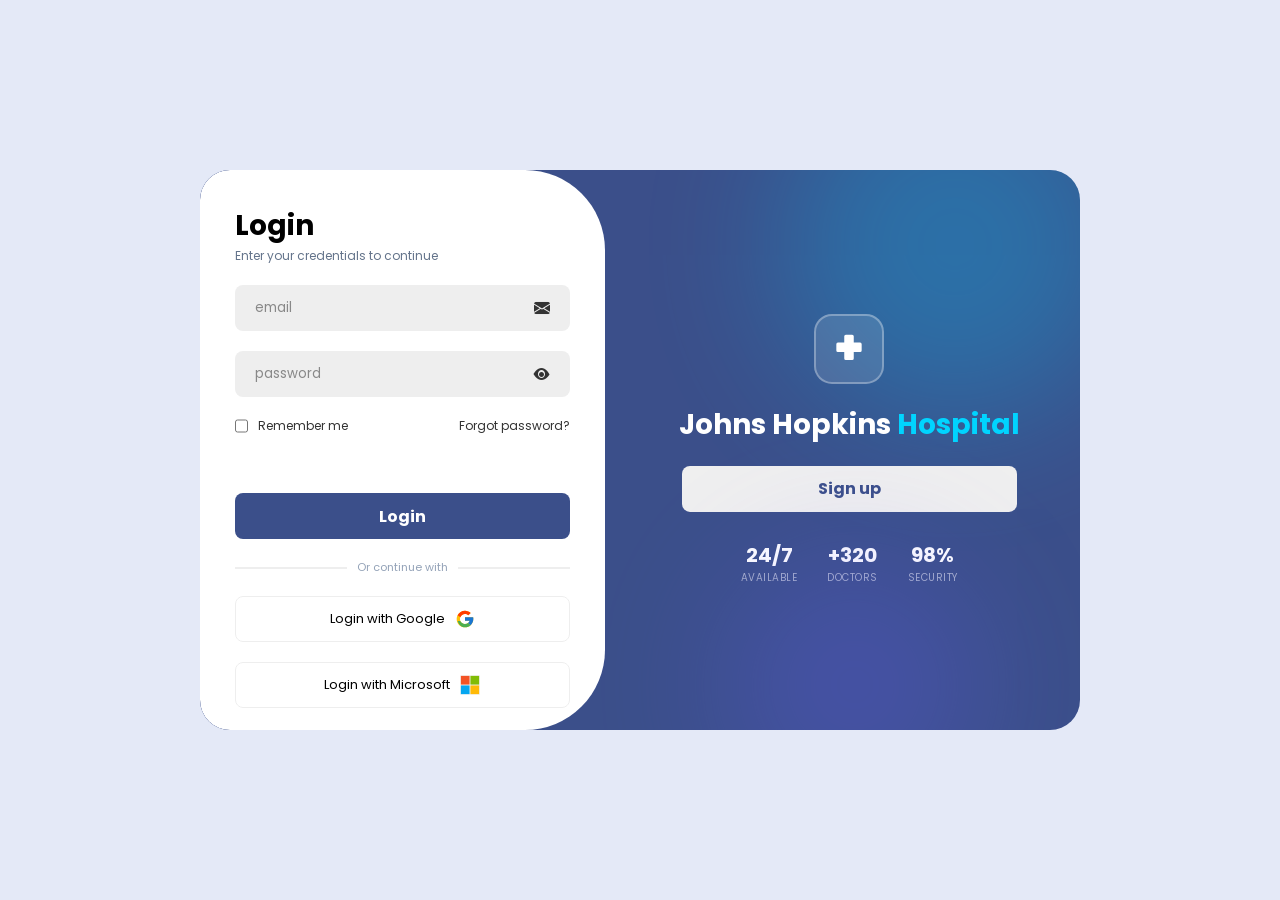
<file: index.html>
<!DOCTYPE html>
<html lang="en">
<head>
    <meta charset="UTF-8">
    <meta name="viewport" content="width=device-width, initial-scale=1.0">
    <link rel="stylesheet" href="https://cdn.jsdelivr.net/npm/bootstrap-icons@1.13.1/font/bootstrap-icons.min.css">
    <link rel="stylesheet" href="css\home.css">
    <link rel="stylesheet" href="css/dashboard-extra.css">
    <script src="js/auth.js"></script>
    <script>Auth.requireSession();</script>
    <script>document.documentElement.setAttribute('data-theme', localStorage.getItem('asys_theme') || 'light');</script>
    <title>System Appointments - Home</title>
</head>
<body data-page="home">
    <div class="dashboard-container">
        <nav class="sidebar">
            <div class="header-sidebar">
                <div class="header-logo">
                    <h3>AS</h3>
                </div>
                <div class="header-text">
                    <h4>Appointments</h4>
                    <h4>System</h4>
                </div>
            </div>

            <div class="menu-bar">
                <div class="menu">
                    <ul class="menu-links">
                        <li class="nav-link" id="first"><a href="index.html" data-page-link="home">
                            <i class="bi bi-house"></i>
                            <span>Home</span>
                        </a></li>

                        <li class="nav-link"><a href="html/Appointments.html" data-page-link="appointments">
                            <i class="bi bi-calendar"></i>
                            <span>Appointments</span>
                        </a></li>
                        <li class="nav-link"><a href="html/Patients.html" data-page-link="patients">
                            <i class="bi bi-people"></i>
                            <span>Patients</span>
                        </a></li>

                        <li class="nav-link"><a href="html/Schedule.html" data-page-link="schedule">
                            <i class="bi bi-clock"></i>
                            <span>Schedules</span>
                        </a></li>

                        <li class="nav-link"><a href="" data-page-link="settings">
                            <i class="bi bi-gear"></i>
                            <span>Settings</span>
                        </a></li>
                    </ul>
                </div>
            </div>

            <div class="nav-link logout">
                <a href="html/login.html">
                    <i class="bi bi-box-arrow-left"></i>
                    <span>Logout</span>
                </a>
            </div>
        </nav>

        <main class="main">
            <div class="header-main">
                <div class="sidebar-toggle" style="font-size: 1.6rem; color: var(--icon-color);">
                    <div class="circle btn-sidebar">
                        <i class="bi bi-arrow-left"></i>
                        <i class="bi bi-list"></i>
                    </div>
                </div>
                <div class="user-container">
                    <div class="circle" id="notifBell"><i class="bi bi-bell"></i><div class="notifications" id="notifBadge" style="display:none;"><span>0</span></div></div>
                    <div class="user-profile" id="userProfile">
                        <div class="user-photo" id="userPhoto"><span><b>MG</b></span>
                        </div>
                        <div class="user-name">
                            <p id="userNameLabel">Matias Galaz</p>
                            <span id="userRoleLabel">cardiologo</span>
                        </div>
                    </div>
                </div>
            </div>

            <div class="body-main">
                <div class="body-main-title">
                    <h1 >Welcome</h1>
                    <p >Here are your activities and appointments scheduled for today</p>
                </div>

                <!-- Summary cards -->
                <div class="sumary-day">
                    <div class="sumary-card">
                        <div class="card-icon total">
                            <i class="bi bi-calendar-week"></i>
                        </div>
                        <div class="card-content">
                            <h3 class="card-title">Today's appointments</h3>
                            <p class="card-value"><b id="cardToday">0</b></p>
                            <div class="card-statistics trend-neutral" id="cardTodayTrend"><p>No data yet</p></div>
                        </div>
                    </div>
                    <div class="sumary-card">
                        <div class="card-icon completed">
                            <i class="bi bi-check2"></i>
                        </div>
                        <div class="card-content">
                            <h3 class="card-title">Completed appointments</h3>
                            <p class="card-value"><b id="cardCompleted">0</b></p>
                            <div class="card-statistics trend-neutral">
                                <p id="cardCompletedPct">No data yet</p>
                            </div>
                        </div>
                    </div>
                    <div class="sumary-card">
                        <div class="card-icon pending">
                            <i class="bi bi-clock-history"></i>
                        </div>
                        <div class="card-content">
                            <h3 class="card-title">Pending appointments</h3>
                            <p class="card-value"><b id="cardPending">0</b></p>
                            <div class="card-statistics trend-neutral">
                                <p id="cardPendingPct">No data yet</p>
                            </div>
                        </div>
                    </div>
                    <div class="sumary-card">
                        <div class="card-icon cancelled">
                            <i class="bi bi-x-lg"></i>
                        </div>
                        <div class="card-content">
                            <h3 class="card-title">Cancelled appointments</h3>
                            <p class="card-value"><b id="cardCancelled">0</b></p>
                            <div class="card-statistics trend-neutral">
                                <p id="cardCancelledPct">No data yet</p>
                            </div>
                        </div>
                    </div>
                </div>

                <!-- Charts + upcoming appointments + distribution -->
                <div class="stadistics">
                    <div class="chart-card">
                        <div class="chart-header">
                            <div>
                                <h3 class="chart-title">Weekly statistics</h3>
                                <span class="chart-subtitle">Activity overview</span>
                            </div>
                            <button class="chart-range" type="button">
                                <i class="bi bi-calendar3"></i>
                                <span>This week</span>
                                <i class="bi bi-chevron-down"></i>
                            </button>
                        </div>

                        <div class="chart-wrapper">
                            <div class="chart-y-axis" id="chartYAxis"><span>20</span><span>15</span><span>10</span><span>5</span><span>0</span></div>

                            <div class="chart-body">
                                <div class="chart-grid">
                                    <div class="grid-line"></div>
                                    <div class="grid-line"></div>
                                    <div class="grid-line"></div>
                                    <div class="grid-line"></div>
                                    <div class="grid-line"></div>
                                </div>

                                <div class="chart-bars" id="chartBars"><div class="bar-col" data-day="0" style="--val: 0%;"><span class="bar-val">0</span><div class="bar-track"><div class="bar-fill"></div></div><span class="bar-day">Mon</span></div><div class="bar-col" data-day="1" style="--val: 0%;"><span class="bar-val">0</span><div class="bar-track"><div class="bar-fill"></div></div><span class="bar-day">Tue</span></div><div class="bar-col" data-day="2" style="--val: 0%;"><span class="bar-val">0</span><div class="bar-track"><div class="bar-fill"></div></div><span class="bar-day">Wed</span></div><div class="bar-col" data-day="3" style="--val: 0%;"><span class="bar-val">0</span><div class="bar-track"><div class="bar-fill"></div></div><span class="bar-day">Thu</span></div><div class="bar-col" data-day="4" style="--val: 0%;"><span class="bar-val">0</span><div class="bar-track"><div class="bar-fill"></div></div><span class="bar-day">Fri</span></div><div class="bar-col" data-day="5" style="--val: 0%;"><span class="bar-val">0</span><div class="bar-track"><div class="bar-fill"></div></div><span class="bar-day">Sat</span></div><div class="bar-col" data-day="6" style="--val: 0%;"><span class="bar-val">0</span><div class="bar-track"><div class="bar-fill"></div></div><span class="bar-day">Sun</span></div></div></div></div></div>

                    <div class="appointments-card">
                        <div class="panel-header">
                            <h3 class="chart-title">Upcoming appointments</h3>
                            <span class="chart-subtitle">Rest of today</span>
                        </div>

                        <ul class="appointment-list" id="homeUpcomingList">
                            <!-- Se completa dinámicamente desde js/home-data.js -->
                        </ul>

                        <a href="html/Schedule.html" class="view-all-link">View full schedule <i class="bi bi-arrow-right"></i></a>
                    </div>

                    <div class="distribution-card">
                        <div class="panel-header">
                            <h3 class="chart-title">Appointment types</h3>
                            <span class="chart-subtitle">This week</span>
                        </div>

                        <div class="donut-wrapper">
                            <div class="donut-chart" id="donutChart"></div>
                            <div class="donut-hole">
                                <span class="value" id="donutTotal">0</span>
                                <span class="label">Total</span>
                            </div>
                        </div>

                        <ul class="distribution-legend">
                            <li class="legend-item">
                                <span class="legend-dot" style="background: var(--sidebar-color);"></span>
                                <span class="legend-label">Checkups & follow-ups</span>
                                <span class="legend-value" id="legCheckups">0 (0%)</span>
                            </li>
                            <li class="legend-item">
                                <span class="legend-dot" style="background: #22c55e;"></span>
                                <span class="legend-label">New consultations</span>
                                <span class="legend-value" id="legNew">0 (0%)</span>
                            </li>
                            <li class="legend-item">
                                <span class="legend-dot" style="background: #f5a524;"></span>
                                <span class="legend-label">Studies</span>
                                <span class="legend-value" id="legStudies">0 (0%)</span>
                            </li>
                            <li class="legend-item">
                                <span class="legend-dot" style="background: var(--primary-color);"></span>
                                <span class="legend-label">Other</span>
                                <span class="legend-value" id="legOther">0 (0%)</span>
                            </li>
                        </ul>
                    </div>
                </div>

                <!-- Completed appointments -->
                <div class="completed-card">
                    <div class="panel-header">
                        <div>
                            <h3 class="chart-title">Completed appointments</h3>
                            <span class="chart-subtitle">Most recent first</span>
                        </div>
                        <a href="html/Appointments.html" class="view-all-link">View all <i class="bi bi-arrow-right"></i></a>
                    </div>

                    <div class="table-wrapper">
                        <table class="completed-table">
                            <thead>
                                <tr>
                                    <th>Date</th>
                                    <th>Patient</th>
                                    <th>Appointment type</th>
                                    <th>Notes</th>
                                    <th>Status</th>
                                </tr>
                            </thead>
                            <tbody id="homeCompletedBody">
                                <!-- Se completa dinámicamente desde js/home-data.js -->
                            </tbody>
                        </table>
                    </div>
                </div>
            </div>
        </main>

        <!-- Botón flotante exclusivo para mobile: abre el off-canvas nav.
             Independiente de .btn-sidebar (ese es solo para colapsar el sidebar en desktop). -->
        <button class="mobile-menu-btn" id="mobileMenuBtn" aria-label="Abrir menú" type="button">
            <i class="bi bi-list"></i>
        </button>

        <!-- Off-canvas mobile nav (<=768px). Se abre desde el botón flotante de arriba. -->
        <div class="mobile-nav-overlay" id="mobileNavOverlay">
            <div class="mobile-nav-backdrop" id="mobileNavBackdrop"></div>
            <nav class="mobile-nav-panel">
                <div class="mobile-nav-header">
                    <div class="mobile-nav-brand">
                        <div class="header-logo">
                            <h3>AS</h3>
                        </div>
                        <div class="header-text">
                            <h4>Appointments</h4>
                            <h4>System</h4>
                        </div>
                    </div>
                    <button class="mobile-nav-close" id="mobileNavClose" aria-label="Close menu" type="button">
                        <i class="bi bi-x-lg"></i>
                    </button>
                </div>

                <ul class="mobile-nav-links">
                    <li><a href="index.html" data-page-link="home"><i class="bi bi-house"></i><span>Home</span></a></li>
                    <li><a href="html/Appointments.html" data-page-link="appointments"><i class="bi bi-calendar"></i><span>Appointments</span></a></li>
                    <li><a href="html/Patients.html" data-page-link="patients"><i class="bi bi-people"></i><span>Patients</span></a></li>
                    <li><a href="html/Schedule.html" data-page-link="schedule"><i class="bi bi-clock"></i><span>Schedules</span></a></li>
                    <li><a href="" data-page-link="settings"><i class="bi bi-gear"></i><span>Settings</span></a></li>
                </ul>

                <div class="mobile-nav-logout">
                    <a href="html/login.html"><i class="bi bi-box-arrow-left"></i><span>Logout</span></a>
                </div>
            </nav>
        </div>
    </div>


    <script src="js/data.js"></script>
    <script src="js/home-data.js"></script>
    <script src="js/app.js"></script>
    <script src="js\home.js"></script>
</body>
</html>
</file>
<file: css/dashboard-extra.css>
/* =========================================================
   dashboard-extra.css
   Estilos compartidos por Appointments / Patients / Schedule.
   Reutiliza las variables y tokens definidos en home.css.
   ========================================================= */

/* ---------- Toolbar de página (título + acciones) ---------- */
.page-toolbar {
    display: flex;
    align-items: center;
    justify-content: space-between;
    gap: 1.6rem;
    flex-wrap: wrap;
}

.page-toolbar-actions {
    display: flex;
    align-items: center;
    gap: 1.2rem;
    flex-wrap: wrap;
}

/* ---------- Botones ---------- */
.btn {
    display: inline-flex;
    align-items: center;
    gap: 0.8rem;
    padding: 1.1rem 2rem;
    font-size: 1.4rem;
    font-weight: 600;
    border-radius: 999px;
    border: 1px solid transparent;
    cursor: pointer;
    transition: var(--tran-03);
    white-space: nowrap;
    font-family: inherit;
}
.btn-primary {
    background: var(--sidebar-color);
    color: #fff;
}
.btn-primary:hover {
    background: var(--primary-color);
    box-shadow: 0 6px 16px rgba(105, 92, 254, 0.3);
}
.btn-secondary {
    background: var(--icon-bg);
    color: var(--icon-color);
    border-color: var(--header-border);
}
.btn-secondary:hover {
    background: var(--sidebar-color);
    color: #fff;
    border-color: var(--sidebar-color);
}
.btn-secondary.is-active {
    background: var(--accent-blue);
    color: #fff;
    border-color: var(--accent-blue);
}
.btn-icon {
    width: 40px;
    height: 40px;
    padding: 0;
    border-radius: 50%;
    justify-content: center;
    background: var(--icon-bg);
    color: var(--icon-color);
    border: 1px solid var(--header-border);
}
.btn-icon:hover {
    background: var(--sidebar-color);
    color: #fff;
}

/* ---------- Tarjeta genérica de contenido (tablas, listas) ---------- */
.panel-card {
    background: var(--header-bg);
    padding: 2.2rem;
    border-radius: var(--card-radius);
    box-shadow: var(--card-shadow);
    border: 1px solid var(--header-border);
    transition: var(--tran-03);
}
.panel-card:hover {
    box-shadow: var(--card-shadow-hover);
}

.panel-card-header {
    display: flex;
    align-items: center;
    justify-content: space-between;
    gap: 1rem;
    margin-bottom: 1.8rem;
    flex-wrap: wrap;
}

.panel-card-header .chart-subtitle {
    display: block;
    margin-top: 0.3rem;
}

/* Reutiliza el look de .completed-table para cualquier tabla nueva */
.data-table {
    width: 100%;
    border-collapse: collapse;
    font-size: 1.4rem;
    min-width: 640px;
}
.data-table th {
    text-align: left;
    padding-bottom: 1.3rem;
    border-bottom: 1px solid var(--header-border);
    color: var(--text-muted);
    font-size: 1.2rem;
    font-weight: 600;
    text-transform: uppercase;
    letter-spacing: 0.04em;
}
.data-table td {
    padding: 1.3rem 0.8rem 1.3rem 0;
    border-bottom: 1px solid var(--header-border);
    color: var(--text-dark);
    vertical-align: middle;
}
.data-table tr:last-child td {
    border-bottom: none;
}

.empty-state {
    display: flex;
    flex-direction: column;
    align-items: center;
    justify-content: center;
    gap: 1rem;
    padding: 4rem 2rem;
    color: var(--text-muted);
    text-align: center;
}
.empty-state i {
    font-size: 3rem;
    color: var(--icon-color);
}
.empty-state p {
    font-size: 1.4rem;
}

/* ---------- Modal ---------- */
.modal-overlay {
    position: fixed;
    inset: 0;
    z-index: 1200;
    display: none;
    align-items: center;
    justify-content: center;
    background: rgba(20, 26, 48, 0.55);
    padding: 2rem;
}
.modal-overlay.open {
    display: flex;
}
.modal-box {
    width: 100%;
    max-width: 560px;
    max-height: 90vh;
    overflow-y: auto;
    background: var(--header-bg);
    border-radius: var(--card-radius);
    box-shadow: var(--card-shadow-hover);
    padding: 2.6rem;
    animation: modal-pop 0.2s ease;
}
@keyframes modal-pop {
    from { transform: translateY(10px); opacity: 0; }
    to { transform: translateY(0); opacity: 1; }
}
.modal-header {
    display: flex;
    align-items: flex-start;
    justify-content: space-between;
    gap: 1rem;
    margin-bottom: 2rem;
}
.modal-header h3 {
    font-size: 1.9rem;
    color: var(--text-dark);
    font-weight: 600;
}
.modal-header p {
    margin-top: 0.4rem;
    font-size: 1.3rem;
    color: var(--text-muted);
}
.modal-close {
    flex-shrink: 0;
    width: 36px;
    height: 36px;
    border-radius: 50%;
    border: none;
    background: var(--icon-bg);
    color: var(--icon-color);
    font-size: 1.4rem;
    display: flex;
    align-items: center;
    justify-content: center;
    cursor: pointer;
    transition: var(--tran-03);
}
.modal-close:hover {
    background: var(--accent-red);
    color: #fff;
}

.form-grid {
    display: flex;
    flex-direction: column;
    gap: 1.8rem;
}
.form-row {
    display: grid;
    grid-template-columns: 1fr 1fr;
    gap: 1.8rem;
}
.form-group {
    display: flex;
    flex-direction: column;
    gap: 0.7rem;
}
.form-group label {
    font-size: 1.3rem;
    font-weight: 600;
    color: var(--text-dark);
}
.form-group .hint {
    font-size: 1.1rem;
    color: var(--text-muted);
    font-weight: 400;
}
.form-group input,
.form-group select,
.form-group textarea {
    width: 100%;
    padding: 1.1rem 1.3rem;
    font-size: 1.4rem;
    font-family: inherit;
    color: var(--text-dark);
    background: var(--icon-bg);
    border: 1px solid var(--header-border);
    border-radius: 1rem;
    transition: var(--tran-03);
}
.form-group input:focus,
.form-group select:focus,
.form-group textarea:focus {
    outline: none;
    border-color: var(--sidebar-color);
    background: #fff;
    box-shadow: 0 0 0 3px rgba(59, 79, 138, 0.12);
}
.form-group textarea {
    resize: vertical;
    min-height: 8rem;
}
.form-group.invalid input {
    border-color: var(--accent-red);
    background: rgba(255, 101, 101, 0.06);
}
.form-error {
    font-size: 1.2rem;
    color: var(--accent-red);
    display: none;
}
.form-group.invalid .form-error {
    display: block;
}

.modal-actions {
    display: flex;
    justify-content: flex-end;
    gap: 1.2rem;
    margin-top: 2.4rem;
}

/* ---------- Calendario (Schedule) ---------- */
.calendar-header {
    display: flex;
    align-items: center;
    justify-content: space-between;
    gap: 1rem;
    margin-bottom: 2rem;
    flex-wrap: wrap;
}
.calendar-nav {
    display: flex;
    align-items: center;
    gap: 1.2rem;
}
.calendar-month-label {
    font-size: 1.8rem;
    font-weight: 600;
    color: var(--text-dark);
    min-width: 16rem;
    text-align: center;
}

.calendar-grid {
    display: grid;
    grid-template-columns: repeat(7, 1fr);
    gap: 0.8rem;
}
.calendar-weekday {
    text-align: center;
    font-size: 1.2rem;
    font-weight: 600;
    color: var(--text-muted);
    text-transform: uppercase;
    letter-spacing: 0.04em;
    padding-bottom: 0.6rem;
}
.calendar-day {
    position: relative;
    min-height: 9rem;
    padding: 1rem;
    border-radius: 1.2rem;
    border: 1px solid var(--header-border);
    background: var(--icon-bg);
    display: flex;
    flex-direction: column;
    gap: 0.6rem;
    cursor: pointer;
    transition: var(--tran-03);
}
.calendar-day:hover {
    border-color: var(--accent-blue);
    box-shadow: 0 6px 16px rgba(0, 212, 255, 0.16);
}
.calendar-day.other-month {
    opacity: 0.4;
}
.calendar-day.today {
    border-color: var(--sidebar-color);
}
.calendar-day.today .day-number {
    color: #fff;
    background: var(--sidebar-color);
}
.calendar-day.selected {
    border-color: var(--accent-blue);
    background: rgba(0, 212, 255, 0.1);
    box-shadow: inset 0 0 0 2px var(--accent-blue);
}
.day-number {
    width: 2.6rem;
    height: 2.6rem;
    display: flex;
    align-items: center;
    justify-content: center;
    border-radius: 50%;
    font-size: 1.3rem;
    font-weight: 600;
    color: var(--text-dark);
}
.day-count-badge {
    align-self: flex-start;
    display: inline-flex;
    align-items: center;
    gap: 0.5rem;
    padding: 0.4rem 0.9rem;
    border-radius: 999px;
    font-size: 1.1rem;
    font-weight: 600;
    background: rgba(59, 79, 138, 0.12);
    color: var(--sidebar-color);
}
.day-count-badge.busy {
    background: rgba(245, 165, 36, 0.16);
    color: var(--accent-amber-dark);
}

.day-detail-header {
    display: flex;
    align-items: center;
    justify-content: space-between;
    gap: 1rem;
    flex-wrap: wrap;
}

/* ---------- Responsive ---------- */
@media (max-width: 768px) {
    .form-row {
        grid-template-columns: 1fr;
    }
    .calendar-day {
        min-height: 7rem;
        padding: 0.7rem;
    }
}
@media (max-width: 640px) {
    .page-toolbar {
        flex-direction: column;
        align-items: flex-start;
    }
    .calendar-weekday {
        font-size: 1rem;
    }
    .calendar-day {
        min-height: 5.5rem;
        border-radius: 0.9rem;
    }
    .day-count-badge {
        font-size: 0.95rem;
        padding: 0.3rem 0.6rem;
    }

    /* En mobile la tabla data-table se apila igual que completed-table */
    .data-table {
        min-width: 0;
    }
    .data-table thead {
        position: absolute;
        left: -9999px;
        top: -9999px;
    }
    .data-table tr {
        display: block;
        margin-bottom: 1.5rem;
        padding: 1.5rem;
        border: 1px solid var(--header-border);
        border-radius: 1.2rem;
    }
    .data-table tr:last-child {
        margin-bottom: 0;
    }
    .data-table td {
        display: flex;
        justify-content: space-between;
        align-items: center;
        gap: 1rem;
        padding: 0.8rem 0;
        border-bottom: 1px dashed var(--header-border);
        text-align: right;
    }
    .data-table td:last-child {
        border-bottom: none;
    }
    .data-table td::before {
        content: attr(data-label);
        font-weight: 600;
        color: var(--text-muted);
        text-align: left;
        text-transform: uppercase;
        font-size: 1.1rem;
        letter-spacing: 0.03em;
    }
}

/* =========================================================
   Estados vacíos: las tablas conservan su tamaño
   ========================================================= */
.table-wrapper { min-height: 30rem; }
.completed-card .table-wrapper { min-height: 26rem; }
.appointment-list { min-height: 26rem; }
.empty-row td { border-bottom: none !important; padding: 0 !important; }
.empty-row .empty-state { min-height: 24rem; }
.empty-list {
    list-style: none;
    min-height: 24rem;
    display: flex; flex-direction: column; align-items: center; justify-content: center;
    gap: 1rem; color: var(--text-muted); text-align: center;
}
.empty-list i { font-size: 3rem; color: var(--icon-color); }
.empty-list p { font-size: 1.4rem; }
@media (max-width: 768px) {
    .empty-row { border: none !important; padding: 0 !important; }
    .empty-row td { display: block !important; text-align: center !important; }
    .empty-row td::before { display: none !important; }
}

/* ---------- Acciones de fila ---------- */
.row-actions { display: flex; gap: 0.6rem; }
.btn-icon-sm {
    width: 32px; height: 32px; border-radius: 50%;
    border: 1px solid var(--header-border); background: var(--icon-bg); color: var(--icon-color);
    display: inline-flex; align-items: center; justify-content: center;
    font-size: 1.4rem; cursor: pointer; transition: var(--tran-03);
}
.btn-icon-sm:hover { background: var(--sidebar-color); color: #fff; }
.btn-icon-sm.ok:hover { background: var(--accent-green-dark); }
.btn-icon-sm.warn:hover { background: var(--accent-amber); }
.btn-icon-sm.danger:hover { background: var(--accent-red); }
.btn-danger { background: rgba(255, 101, 101, 0.12); color: var(--accent-red); border-color: rgba(255, 101, 101, 0.3); }
.btn-danger:hover { background: var(--accent-red); color: #fff; }

/* ---------- Notificaciones ---------- */
.notif-panel {
    display: none; position: absolute; top: calc(100% + 1.2rem); right: -8rem; z-index: 1100;
    width: 34rem; max-width: 90vw; background: var(--header-bg);
    border: 1px solid var(--header-border); border-radius: 1.4rem;
    box-shadow: var(--card-shadow-hover); cursor: default; font-size: 1.3rem;
}
.notif-panel.open { display: block; }
.notif-header {
    display: flex; justify-content: space-between; align-items: center;
    padding: 1.4rem 1.6rem; border-bottom: 1px solid var(--header-border);
}
.notif-header h4 { font-size: 1.5rem; color: var(--text-dark); font-weight: 600; }
.notif-header button {
    background: none; border: none; color: var(--sidebar-color); font-size: 1.2rem;
    font-weight: 600; cursor: pointer; margin-left: 1rem;
}
.notif-header button:hover { text-decoration: underline; }
.notif-list { list-style: none; max-height: 32rem; overflow-y: auto; }
.notif-item { display: flex; gap: 1.1rem; padding: 1.2rem 1.6rem; border-bottom: 1px solid var(--header-border); }
.notif-item:last-child { border-bottom: none; }
.notif-item i { color: var(--sidebar-color); font-size: 1.6rem; margin-top: 0.2rem; }
.notif-item p { color: var(--text-dark); font-size: 1.3rem; }
.notif-item span { color: var(--text-muted); font-size: 1.1rem; }
.notif-item.unread { background: rgba(0, 212, 255, 0.08); }
.notif-empty {
    display: flex; flex-direction: column; align-items: center; gap: 0.8rem;
    padding: 3.5rem 1rem; color: var(--text-muted);
}
.notif-empty i { font-size: 2.6rem; }
@media (max-width: 640px) { .notif-panel { right: -6rem; } }

/* ---------- Cuenta ---------- */
.account-section {
    display: flex; justify-content: space-between; align-items: center; gap: 1.2rem;
    padding: 1.4rem 1.6rem; border: 1px solid var(--header-border); border-radius: 1.2rem;
}
.account-section b { display: block; font-size: 1.4rem; color: var(--text-dark); }
.account-section span { font-size: 1.2rem; color: var(--text-muted); }
.account-section.danger-zone { border-color: rgba(255, 101, 101, 0.35); }

/* =========================================================
   MODO OSCURO
   ========================================================= */
:root[data-theme="dark"] {
    --body-color: #12162a;
    --sidebar-color: #3b4f8a;
    --header-bg: #1c2140;
    --header-border: #2b3157;
    --icon-bg: #252b4d;
    --icon-color: #aab2d5;
    --text-muted: #8d95bb;
    --text-dark: #e8ebfa;
    --card-shadow: 0 6px 24px rgba(0, 0, 0, 0.35);
    --card-shadow-hover: 0 10px 30px rgba(0, 0, 0, 0.5);
    color-scheme: dark;
}
:root[data-theme="dark"] .header-main { background-color: var(--header-bg); border-bottom: 1px solid var(--header-border); }
:root[data-theme="dark"] .form-group input:focus,
:root[data-theme="dark"] .form-group select:focus,
:root[data-theme="dark"] .form-group textarea:focus { background: var(--header-bg); }
:root[data-theme="dark"] .form-group select option { background: var(--header-bg); color: var(--text-dark); }
:root[data-theme="dark"] .modal-overlay { background: rgba(0, 0, 0, 0.65); }
:root[data-theme="dark"] .day-count-badge { background: rgba(0, 212, 255, 0.14); color: var(--accent-blue); }
:root[data-theme="dark"] .btn-secondary:hover { background: var(--sidebar-color); }
:root[data-theme="dark"] .bar-col:hover .bar-val,
:root[data-theme="dark"] .bar-col:hover .bar-day { color: var(--text-dark); }

/* Nombre de usuario largo (el correo) no rompe el header */
.user-name { max-width: 22rem; }
.user-name p, .user-name span {
    white-space: nowrap; overflow: hidden; text-overflow: ellipsis;
}
.form-group input:disabled { opacity: 0.75; cursor: not-allowed; }
</file>
<file: css/home.css>
@import url('https://fonts.googleapis.com/css2?family=Poppins:wght@300;400;500;600;700&display=swap');

:root{
    --body-color: #E4E9F7;
    --sidebar-color: #3b4f8a;
    --primary-color: #695CFE;
    --primary-color-light: #F6F5FF;
    --toggle-color: #DDD;
    --text-color: #fff;
    --accent-blue: #00D4FF;
    --accent-red: #ff6565;
    --accent-green: #22c55e;
    --accent-green-dark: #16a34a;
    --accent-amber: #f5a524;
    --accent-amber-dark: #b45309;

    /* nuevas — para el header-main */
    --header-bg: #ffffff;
    --header-border: #E9ECF5;
    --header-shadow: 0 2px 10px rgba(59, 79, 138, 0.06);
    --icon-bg: #F1F3FB;
    --icon-bg-hover: var(--sidebar-color);
    --icon-color: #5b6485;
    --text-muted: #8a90a8;
    --text-dark: #2b2f42;

    /* tokens de tarjetas/paneles */
    --card-radius: 1.8rem;
    --card-shadow: 0 6px 24px rgba(59, 79, 138, 0.07);
    --card-shadow-hover: 0 10px 30px rgba(59, 79, 138, 0.12);

    --tran-03: all 0.3s ease;
    --tran-04: all 0.4s ease;
    --tran-05: all 0.5s ease;
}


/* Escala base ORIGINAL — no se toca, así sidebar y header quedan tal como los hiciste tú */
html {
    font-size: 62.5%;
}
*{
    font-family: 'Poppins', sans-serif;
    margin: 0;
    padding: 0;
    box-sizing: border-box;
}
body {
    height: 100vh;
    background: var(--body-color);
    overflow: hidden;
}




/* ---sidebar--- */
.sidebar {
    height: 100%;
    width: 25rem;
    flex-shrink: 0;
    display: flex;
    padding: 25px 20px;
    flex-direction: column;
    transition: var(--tran-03);
    background: var(--sidebar-color);
    overflow-y: auto;
}
.header-sidebar {
    display: flex;
    align-items: center;
    gap: 2rem;
}
.header-logo {
    min-width: 5rem;
    height: 5rem;
    display: flex;
    justify-content: center;
    align-items: center;
    font-size: 1.9rem;
    border-radius: 8px;
    color: var(--sidebar-color);
    background-color: var(--text-color);
}
.header-text {
    height: 5rem;
    font-size: 1.8rem;
    color: var(--text-color);
}
.menu-bar {
    margin-top: 6rem;
}
.menu-links {
    display: flex;
    flex-direction: column;
    gap: 3.5rem;
    font-size: 2rem;
    list-style: none;
}
.menu-links span {
    font-size: 1.8rem;
}
.nav-link a {
    display: flex;
    align-items: center;
    gap: 2rem;
    width: 100%;
    height: 100%;
    text-decoration: none;
    padding-left: 15px;
    transition: var(--tran-03);
    color: var(--text-color);
}
.nav-link a:hover {
    color: var(--accent-blue);
} 

/* Sección activa del dashboard: mismo celeste del hover, pero fijo,
   más una barra lateral y un fondo sutil para que se note en qué
   apartado estás incluso sin pasar el mouse. */
.nav-link.active a,
.nav-link.active a:hover {
    color: var(--accent-blue);
    background: rgba(0, 212, 255, 0.12);
    border-radius: 0 0.9rem 0.9rem 0;
    box-shadow: inset 4px 0 0 var(--accent-blue);
}

.mobile-nav-links a.active-link,
.mobile-nav-links a.active-link:hover {
    color: var(--accent-blue);
}

.logout {
    margin-top: auto;
    font-size: 2rem;
}
.logout span {
    font-size: 1.8rem;
    transition: var(--tran-03);
}
.logout a:hover {
    color: var(--accent-red);
}

.sidebar {
    width: 25rem;
    transition: width 0.3s ease; 
}
.header-text,
.nav-link span {
    transition: opacity 0.3s ease;
}
.sidebar.collapsed {
    width: 9rem;
}
.sidebar.collapsed .header-text,
.sidebar.collapsed .nav-link span {
    display: none;
}
.btn-sidebar .bi-list {
    display: none;
}
.btn-sidebar.collapsed .bi-arrow-left {
    display: none;
}
.btn-sidebar.collapsed .bi-list {
    display: block;
}






/* ---Main--- */
.dashboard-container {
    height: 100%;
    display: flex;
}
.main {
    display: flex;
    flex-direction: column;
    width: 100%;
    height: 100%;
    min-width: 0;
}
.header-main {
    width: 100%;
    height: 10rem;
    flex-shrink: 0;
    display: flex;
    justify-content: space-between;
    align-items: center;
    background-color: var(--text-color);
    padding: 0 30px;
    font-size: 1.6rem;
}
.sidebar-toggle {
    cursor: pointer;
}
.user-container {
    display: flex;
    align-items: center;
    gap: 2.8rem;
}
.circle {
    position: relative;
    display: flex;
    justify-content: center;
    align-items: center;
    height: 40px;
    width: 40px;
    border-radius: 50%;
    font-size: 1.7rem;
    color: var(--icon-color);
    cursor: pointer;
    background-color: var(--icon-bg);
    transition: var(--tran-03);
}
.user-profile {
    display: flex;
    align-items: center;
    gap: 1.2rem;
    cursor: pointer;
}
.user-photo {
    display: flex;
    align-items: center;
    justify-content: center;
    width: 42px;
    height: 42px;
    border-radius: 8px;
    background: linear-gradient(135deg, var(--sidebar-color), var(--primary-color));
    font-size: 1.5rem;
    color: var(--text-color);
}
.user-name {
    display: flex;
    flex-direction: column;
}
.user-name p {
    font-weight: 600;
    color: var(--text-dark);
}
.user-name span{
    color: var(--text-muted);
    font-size: 1.2rem;
    text-transform: capitalize;
}
.notifications {
    position: absolute;
    top: -4px;
    right: -4px;
    display: flex;
    align-items: center;
    justify-content: center;
    min-width: 20px;
    height: 20px;
    padding: 0 4px;
    border-radius: 50px;
    background-color: var(--accent-red);
}
.notifications span {
    font-size: 1rem;
    font-weight: 600;
    line-height: 1;
    color: #fff;
}



/* =========================================================
   BODY MAIN — única zona cuyos tamaños se ajustan.
   Referencia usada: spans del sidebar (1.8rem) y texto
   del header-main (1.6rem base). Todo lo de acá se movió
   a ese rango, en vez de reescalar el html completo.
   ========================================================= */
.body-main {
    flex: 1 1 auto;
    overflow-y: auto;
    display: flex;
    flex-direction: column;
    gap: 3rem;
    width: 100%;
    padding: 3.5rem 5rem;
}

.body-main-title h1 {
    font-size: 2.4rem; /* antes 2.8rem */
    font-weight: 600;
    color: var(--text-dark);
}
.body-main-title p {
    margin-top: 0.6rem;
    font-size: 1.5rem; /* antes 1.6rem */
    color: var(--text-muted);
}

/* ---Summary cards--- */
.sumary-day {
    width: 100%;
    display: grid;
    grid-template-columns: repeat(4, minmax(0, 1fr));
    gap: 2.2rem;
}
.sumary-card {
    display: flex;
    align-items: center;
    gap: 2.2rem;
    width: 100%;
    min-width: 0;
    min-height: 13rem; /* antes 15rem, acompaña la letra más chica */
    padding: 2.2rem 2.4rem;
    border-radius: var(--card-radius);
    background-color: var(--text-color);
    box-shadow: var(--card-shadow);
    border: 1px solid var(--header-border);
    transition: var(--tran-03);
}
.card-icon {
    min-width: 56px;
    width: 56px;
    height: 56px;
    display: flex;
    align-items: center;
    justify-content: center;
    font-size: 2.3rem;
    border-radius: 50%;
    flex-shrink: 0;
}
.card-icon.total {
    background: rgba(59, 79, 138, 0.12);
    color: var(--sidebar-color);
}
.card-icon.completed {
    background: rgba(34, 197, 94, 0.14);
    color: var(--accent-green-dark);
}
.card-icon.pending {
    background: rgba(245, 165, 36, 0.16);
    color: var(--accent-amber-dark);
}
.card-icon.cancelled {
    background: rgba(255, 101, 101, 0.14);
    color: var(--accent-red);
}
.card-content {
    display: flex;
    flex-direction: column;
    gap: 0.8rem;
    min-width: 0;
}
.card-title {
    font-size: 1.4rem; /* antes 1.5rem */
    font-weight: 500;
    color: var(--text-muted);
    white-space: nowrap;
    overflow: hidden;
    text-overflow: ellipsis;
}
.card-value {
    font-size: 2.4rem; /* antes 3rem */
    color: var(--text-dark);
}
.card-statistics {
    display: flex;
    align-items: center;
    gap: 5px;
    font-size: 1.3rem; /* antes 1.4rem */
    color: var(--text-muted);
}
.card-statistics span {
    font-weight: 600;
}
.card-statistics.trend-up {
    color: var(--accent-green-dark);
}
.card-statistics.trend-up span {
    color: var(--accent-green-dark);
}
.card-statistics.trend-down {
    color: var(--accent-red);
}
.card-statistics.trend-neutral span {
    color: var(--text-dark);
}




/* -------Stadistics--------- */
.stadistics {
    display: grid;
    grid-template-columns: 1.3fr 1fr 0.9fr;
    gap: 2.2rem;
    align-items: start;
}

/* Tarjeta Contenedora */
.chart-card {
    background: var(--header-bg);
    width: 100%;
    min-width: 0; /* fix real del overflow: permite que el grid la achique en vez de empujar */
    padding: 2.2rem;
    border-radius: var(--card-radius);
    box-shadow: var(--card-shadow);
    border: 1px solid var(--header-border);
    transition: var(--tran-03);
}
.chart-card:hover {
    box-shadow: var(--card-shadow-hover);
}

.chart-header {
    display: flex;
    justify-content: space-between;
    align-items: flex-start;
    margin-bottom: 2.2rem;
    gap: 1rem;
}

.chart-title {
    color: var(--text-dark);
    font-size: 1.7rem; /* antes 2rem */
    font-weight: 600;
}

.chart-subtitle {
    color: var(--text-muted);
    font-size: 1.3rem; /* antes 1.4rem */
}

.chart-range {
    display: flex;
    align-items: center;
    gap: 0.7rem;
    padding: 0.8rem 1.4rem;
    font-size: 1.2rem; /* antes 1.3rem */
    font-weight: 500;
    color: var(--icon-color);
    background: var(--icon-bg);
    border: 1px solid var(--header-border);
    border-radius: 999px;
    cursor: pointer;
    transition: var(--tran-03);
    white-space: nowrap;
}
.chart-range:hover {
    background: var(--sidebar-color);
    color: #fff;
    border-color: var(--sidebar-color);
}

/* Área de Gráfico */
.chart-wrapper {
    display: flex;
    gap: 1.2rem;
    height: 280px;
}

.chart-y-axis {
    display: flex;
    flex-direction: column;
    justify-content: space-between;
    padding-bottom: 2.2rem; /* Alinea los números con el área útil de las barras */
    color: var(--text-muted);
    font-size: 1.2rem; /* antes 1.3rem */
    font-weight: 500;
    text-align: right;
}

.chart-body {
    position: relative;
    flex-grow: 1;
    min-width: 0;
    display: flex;
    flex-direction: column;
}

/* Líneas de Guía */
.chart-grid {
    position: absolute;
    inset: 0 0 2.2rem 0; /* Coincide con el padding de las etiquetas */
    display: flex;
    flex-direction: column;
    justify-content: space-between;
    pointer-events: none;
}

.grid-line {
    width: 100%;
    border-bottom: 1px dashed var(--header-border);
}

/* Columnas y Barras Flexbox */
.chart-bars {
    position: relative;
    z-index: 2;
    height: 100%;
    display: flex;
    justify-content: space-between;
    align-items: flex-end;
}

.bar-col {
    display: flex;
    flex-direction: column;
    align-items: center;
    height: 100%;
    flex: 1;
    min-width: 0;
}

.bar-val {
    font-size: 1.2rem; /* antes 1.3rem */
    font-weight: 600;
    color: var(--text-muted);
    margin-bottom: 0.5rem;
    opacity: 0;
    transform: translateY(5px);
    transition: var(--tran-03);
}

.bar-track {
    flex-grow: 1;
    width: 100%;
    display: flex;
    align-items: flex-end;
    justify-content: center;
}

.bar-fill {
    width: 22px;
    height: var(--val);
    background-color: var(--sidebar-color);
    border-radius: 6px 6px 0 0;
    transition: var(--tran-04);
}

.bar-day {
    height: 2.2rem;
    display: flex;
    align-items: center;
    font-size: 1.3rem; /* antes 1.4rem */
    font-weight: 500;
    color: var(--text-muted);
}

/* Estados Hover y Resaltado */
.bar-col:hover .bar-fill {
    background-color: var(--primary-color);
    box-shadow: 0 4px 12px rgba(105, 92, 254, 0.3);
}

.bar-col:hover .bar-val,
.bar-col:hover .bar-day {
    color: var(--text-dark);
    opacity: 1;
    transform: translateY(0);
}

/* Destacar día específico (ej. Viernes) */
.bar-col.highlight .bar-fill {
    background: linear-gradient(180deg, var(--accent-blue), var(--primary-color));
}

.bar-col.highlight .bar-day {
    color: var(--primary-color);
    font-weight: 600;
}


/* ---Panel header genérico (listas / tarjetas laterales)--- */
.panel-header {
    display: flex;
    justify-content: space-between;
    align-items: flex-start;
    gap: 1rem;
    margin-bottom: 1.6rem;
}

/* ---Avatares de iniciales--- */
.avatar-initials {
    min-width: 42px;
    width: 42px;
    height: 42px;
    display: flex;
    align-items: center;
    justify-content: center;
    border-radius: 1.1rem;
    font-size: 1.2rem; /* antes 1.3rem */
    font-weight: 600;
    color: #fff;
    letter-spacing: 0.02em;
    flex-shrink: 0;
}
.avatar-initials.color-1 { background: linear-gradient(135deg, var(--sidebar-color), var(--primary-color)); }
.avatar-initials.color-2 { background: linear-gradient(135deg, #22c55e, #0ea5a4); }
.avatar-initials.color-3 { background: linear-gradient(135deg, #f5a524, #f97316); }
.avatar-initials.color-4 { background: linear-gradient(135deg, #fb7185, #e11d48); }
.avatar-initials.color-5 { background: linear-gradient(135deg, var(--accent-blue), #2563eb); }

/* ---Status badges--- */
.status-badge {
    display: inline-flex;
    align-items: center;
    padding: 0.5rem 1.1rem;
    border-radius: 999px;
    font-size: 1.2rem; /* antes 1.3rem */
    font-weight: 600;
    white-space: nowrap;
}
.status-badge.confirmed,
.status-badge.completed {
    background: rgba(34, 197, 94, 0.12);
    color: var(--accent-green-dark);
}
.status-badge.pending {
    background: rgba(245, 165, 36, 0.14);
    color: var(--accent-amber-dark);
}
.status-badge.cancelled {
    background: rgba(255, 101, 101, 0.12);
    color: var(--accent-red);
}

/* ---Upcoming appointments--- */
.appointments-card {
    margin-top: 1rem;
    background: var(--header-bg);
    min-width: 0; /* fix real del overflow */
    padding: 2.2rem;
    border-radius: var(--card-radius);
    box-shadow: var(--card-shadow);
    border: 1px solid var(--header-border);
    display: flex;
    flex-direction: column;
    transition: var(--tran-03);
}
.appointments-card:hover {
    box-shadow: var(--card-shadow-hover);
}

.appointment-list {
    list-style: none;
    display: flex;
    flex-direction: column;
}
.appointment-item {
    display: flex;
    align-items: center;
    gap: 1.3rem;
    padding: 1.2rem 0;
    border-bottom: 1px solid var(--header-border);
}
.appointment-item:last-child {
    border-bottom: none;
    padding-bottom: 0;
}
.appointment-info {
    flex-grow: 1;
    min-width: 0;
    display: flex;
    flex-direction: column;
    gap: 0.3rem;
}
.appointment-name {
    font-size: 1.5rem; /* antes 1.6rem */
    font-weight: 600;
    color: var(--text-dark);
    white-space: nowrap;
    overflow: hidden;
    text-overflow: ellipsis;
}
.appointment-type {
    font-size: 1.3rem; /* antes 1.4rem */
    color: var(--text-muted);
}
.appointment-meta {
    display: flex;
    flex-direction: column;
    align-items: flex-end;
    gap: 0.7rem;
    flex-shrink: 0;
}
.appointment-time {
    font-size: 1.3rem; /* antes 1.4rem */
    font-weight: 600;
    color: var(--text-dark);
    white-space: nowrap;
}

.view-all-link {
    display: inline-flex;
    align-items: center;
    gap: 0.7rem;
    margin-top: 1.6rem;
    font-size: 1.4rem; /* antes 1.5rem */
    font-weight: 600;
    color: var(--primary-color);
    text-decoration: none;
    transition: var(--tran-03);
}
.view-all-link:hover {
    gap: 1.1rem;
    color: var(--sidebar-color);
}

/* ---Appointment types (donut)--- */
.distribution-card {
    background: var(--header-bg);
    min-width: 0; /* fix real del overflow */
    padding: 2.2rem;
    border-radius: var(--card-radius);
    box-shadow: var(--card-shadow);
    border: 1px solid var(--header-border);
    transition: var(--tran-03);
}
.distribution-card:hover {
    box-shadow: var(--card-shadow-hover);
}

.donut-wrapper {
    position: relative;
    width: 150px;
    height: 150px;
    margin: 0.6rem auto 2.2rem;
}
.donut-chart {
    width: 100%;
    height: 100%;
    border-radius: 50%;
}
.donut-hole {
    position: absolute;
    inset: 22px;
    background: var(--header-bg);
    border-radius: 50%;
    display: flex;
    flex-direction: column;
    align-items: center;
    justify-content: center;
}
.donut-hole .value {
    font-size: 2rem; /* antes 2.2rem */
    font-weight: 700;
    color: var(--text-dark);
}
.donut-hole .label {
    font-size: 1.1rem; /* antes 1.2rem */
    color: var(--text-muted);
    text-transform: uppercase;
    letter-spacing: 0.04em;
}

.distribution-legend {
    list-style: none;
    display: flex;
    flex-direction: column;
    gap: 1.2rem;
}
.legend-item {
    display: flex;
    align-items: center;
    gap: 1.1rem;
    font-size: 1.3rem; /* antes 1.4rem */
}
.legend-dot {
    min-width: 10px;
    width: 10px;
    height: 10px;
    border-radius: 50%;
}
.legend-label {
    flex-grow: 1;
    color: var(--text-dark);
    font-weight: 500;
}
.legend-value {
    color: var(--text-muted);
    font-weight: 500;
    white-space: nowrap;
}

/* ---Completed appointments table--- */
.completed-card {
    background: var(--header-bg);
    padding: 2.2rem;
    border-radius: var(--card-radius);
    box-shadow: var(--card-shadow);
    border: 1px solid var(--header-border);
    transition: var(--tran-03);
}
.completed-card:hover {
    box-shadow: var(--card-shadow-hover);
}

.table-wrapper {
    width: 100%;
    overflow-x: auto;
}

.completed-table {
    width: 100%;
    border-collapse: collapse;
    font-size: 1.4rem; /* antes 1.5rem */
    min-width: 640px;
}
.completed-table th {
    text-align: left;
    padding-bottom: 1.3rem;
    border-bottom: 1px solid var(--header-border);
    color: var(--text-muted);
    font-size: 1.2rem; /* antes 1.3rem */
    font-weight: 600;
    text-transform: uppercase;
    letter-spacing: 0.04em;
}
.completed-table td {
    padding: 1.3rem 0.8rem 1.3rem 0;
    border-bottom: 1px solid var(--header-border);
    color: var(--text-dark);
    vertical-align: middle;
}
.completed-table tr:last-child td {
    border-bottom: none;
}

.patient-cell {
    display: flex;
    align-items: center;
    gap: 1.2rem;
}
.patient-cell .avatar-initials {
    min-width: 34px;
    width: 34px;
    height: 34px;
    font-size: 1rem;
    border-radius: 0.9rem;
}
.patient-cell span {
    font-weight: 600;
    white-space: nowrap;
}


/* ==========================================================
   BOTÓN FLOTANTE MOBILE (independiente del .btn-sidebar de escritorio)
   Vive fijo en la esquina donde el sidebar dejó espacio libre.
   ========================================================== */
.mobile-menu-btn {
    display: none; /* solo aparece en mobile, ver media query */
    position: fixed;
    top: 2rem;
    left: 2rem;
    z-index: 900;
    width: 44px;
    height: 44px;
    align-items: center;
    justify-content: center;
    border: none;
    border-radius: 50%;
    background: var(--text-color);
    color: var(--icon-color);
    box-shadow: var(--card-shadow);
    font-size: 1.8rem;
    cursor: pointer;
    transition: var(--tran-03);
}
.mobile-menu-btn:hover {
    background: var(--sidebar-color);
    color: #fff;
}


/* ==========================================================
   MOBILE OFF-CANVAS NAV (<=768px)
   Fix: el backdrop ahora es position:absolute independiente
   del panel, cubre el 100% de la pantalla desde el día 1
   (con su propio fade), así nunca queda una franja sin
   oscurecer mientras el panel hace su transición.
   Sale desde la IZQUIERDA (translateX(-100%) -> 0).
   ========================================================== */
.mobile-nav-overlay {
    position: fixed;
    inset: 0;
    z-index: 1000;
    visibility: hidden;
    pointer-events: none;
}
.mobile-nav-overlay.open {
    visibility: visible;
    pointer-events: auto;
}

.mobile-nav-backdrop {
    position: absolute;
    inset: 0;
    background: rgba(20, 26, 48, 0.55);
    opacity: 0;
    transition: opacity 0.3s ease;
}
.mobile-nav-overlay.open .mobile-nav-backdrop {
    opacity: 1;
}

.mobile-nav-panel {
    position: absolute;
    top: 0;
    left: 0;
    width: 74%;
    max-width: 320px;
    height: 100%;
    background: var(--sidebar-color);
    padding: 3rem 2.4rem;
    display: flex;
    flex-direction: column;
    gap: 4.5rem;
    overflow-y: auto;
    transform: translateX(-100%);
    transition: transform 0.35s ease;
    box-shadow: 10px 0 30px rgba(20, 26, 48, 0.3);
}
.mobile-nav-overlay.open .mobile-nav-panel {
    transform: translateX(0);
}

.mobile-nav-header {
    display: flex;
    align-items: center;
    justify-content: space-between;
    gap: 1.6rem;
}
.mobile-nav-brand {
    display: flex;
    align-items: center;
    gap: 1.6rem;
}
.mobile-nav-close {
    flex-shrink: 0;
    width: 40px;
    height: 40px;
    border-radius: 50%;
    background: rgba(255, 255, 255, 0.12);
    color: #fff;
    border: none;
    display: flex;
    align-items: center;
    justify-content: center;
    font-size: 1.7rem;
    cursor: pointer;
    transition: var(--tran-03);
}
.mobile-nav-close:hover {
    background: rgba(255, 255, 255, 0.22);
}

.mobile-nav-links {
    list-style: none;
    display: flex;
    flex-direction: column;
    gap: 2.6rem;
}
.mobile-nav-links a,
.mobile-nav-logout a {
    display: flex;
    align-items: center;
    gap: 1.7rem;
    color: #fff;
    text-decoration: none;
    font-size: 2.1rem; /* un poco más grande que el 1.8rem del sidebar de escritorio, para que se lea bien en mobile */
}
.mobile-nav-links a:hover,
.mobile-nav-logout a:hover {
    color: var(--accent-blue);
}
.mobile-nav-logout {
    margin-top: auto;
}
.mobile-nav-logout a:hover {
    color: var(--accent-red);
}


/* ==========================================================
   RESPONSIVE
   ========================================================== */

@media (max-width: 1200px) {
    .stadistics {
        grid-template-columns: 1fr 1fr;
    }
    .chart-card {
        grid-column: 1 / -1;
    }
}

@media (max-width: 1024px) {
    .body-main {
        padding: 3.5rem 3rem;
    }
    .sumary-day {
        grid-template-columns: repeat(2, minmax(0, 1fr));
    }
}

@media (max-width: 768px) {
    .sidebar {
        display: none;
    }
    /* El botón del header queda solo para desktop; en mobile lo reemplaza
       .mobile-menu-btn. Se usa visibility (no display) para no correr al
       user-container fuera de su lugar en el header. */
    .sidebar-toggle {
        visibility: hidden;
        pointer-events: none;
    }
    .mobile-menu-btn {
        display: flex;
    }
    .stadistics {
        grid-template-columns: 1fr;
    }
    .chart-card {
        grid-column: auto;
    }
}

@media (max-width: 640px) {
    .body-main {
        padding: 2.6rem 1.8rem;
    }
    .sumary-day {
        grid-template-columns: 1fr;
    }
    .header-main {
        padding: 0 1.8rem;
    }
    .user-name {
        display: none;
    }
    .appointment-item {
        flex-wrap: wrap;
    }
    .appointment-meta {
        align-items: flex-start;
        flex-direction: row;
        gap: 1.2rem;
        width: 100%;
        padding-left: 55px;
    }

    /* Tabla de citas completadas → tarjetas apiladas */
    .completed-table {
        min-width: 0;
    }
    .completed-table thead {
        position: absolute;
        left: -9999px;
        top: -9999px;
    }
    .completed-table tr {
        display: block;
        margin-bottom: 1.5rem;
        padding: 1.5rem;
        border: 1px solid var(--header-border);
        border-radius: 1.2rem;
    }
    .completed-table tr:last-child {
        margin-bottom: 0;
    }
    .completed-table td {
        display: flex;
        justify-content: space-between;
        align-items: center;
        gap: 1rem;
        padding: 0.8rem 0;
        border-bottom: 1px dashed var(--header-border);
        text-align: right;
    }
    .completed-table td:last-child {
        border-bottom: none;
    }
    .completed-table td::before {
        content: attr(data-label);
        font-weight: 600;
        color: var(--text-muted);
        text-align: left;
        text-transform: uppercase;
        font-size: 1.1rem;
        letter-spacing: 0.03em;
    }
    .patient-cell {
        flex-direction: row-reverse;
    }
    .mobile-nav-panel {
        width: 82%;
    }
}
</file>
